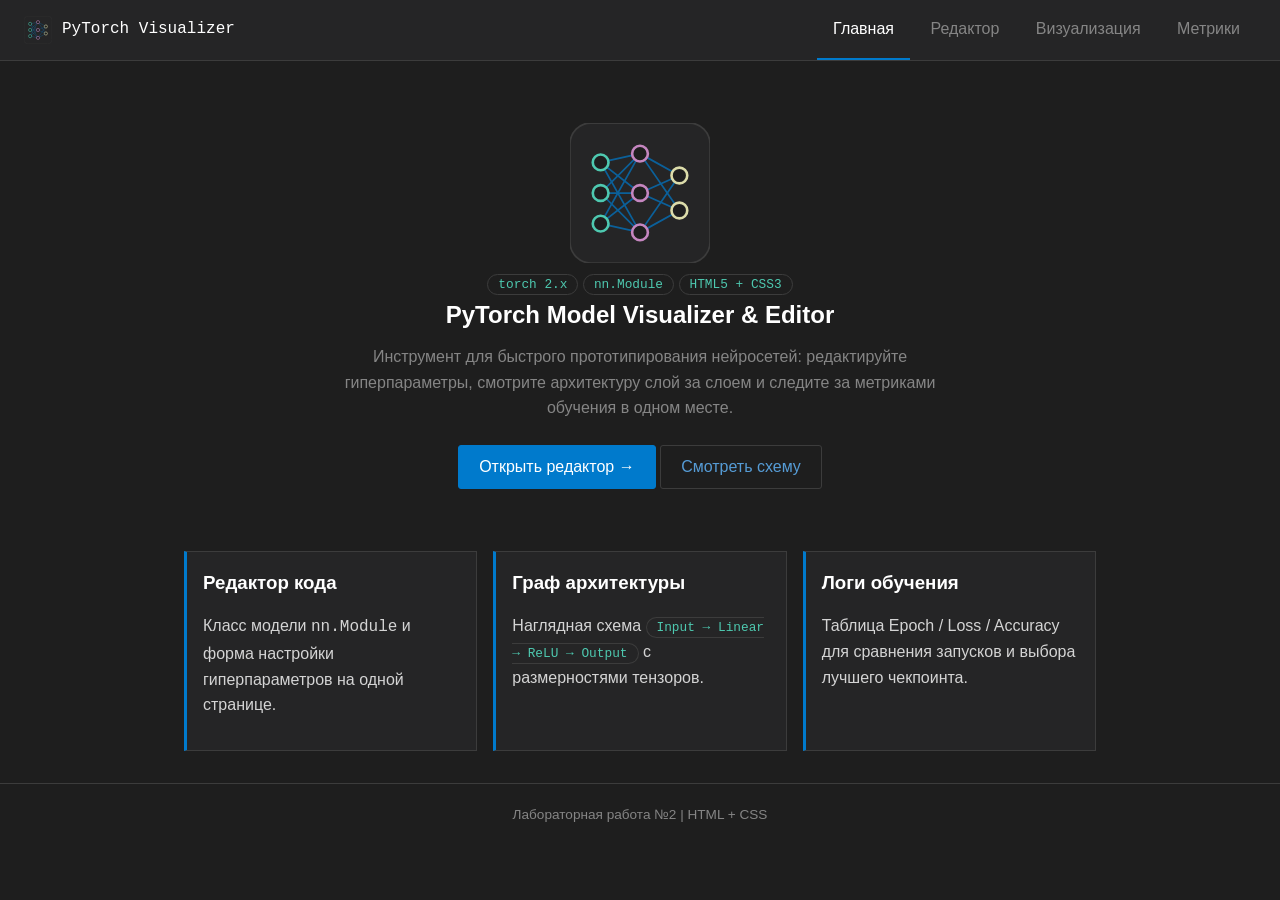
<file: lab2/index.html>
<!DOCTYPE html>
<html lang="ru">
<head>
  <meta charset="UTF-8">
  <meta name="viewport" content="width=device-width, initial-scale=1.0">
  <title>PyTorch Model Visualizer &amp; Editor</title>
  <link rel="stylesheet" href="css/style.css">
</head>
<body>

  <header>
    <div class="brand">
      <img src="img/logo.svg" alt="Логотип">
      <span>PyTorch&nbsp;Visualizer</span>
    </div>
    <nav>
      <a class="nav-link active" href="index.html">Главная</a>
      <a class="nav-link" href="editor.html">Редактор</a>
      <a class="nav-link" href="graph.html">Визуализация</a>
      <a class="nav-link" href="metrics.html">Метрики</a>
    </nav>
  </header>

  <main>
    <section class="hero">
      <img src="img/logo.svg" alt="Логотип PyTorch Model Visualizer: схема нейросети">
      <div>
        <span class="badge">torch 2.x</span>
        <span class="badge">nn.Module</span>
        <span class="badge">HTML5 + CSS3</span>
      </div>
      <h1>PyTorch Model Visualizer &amp; Editor</h1>
      <p class="subtitle">
        Инструмент для быстрого прототипирования нейросетей: редактируйте
        гиперпараметры, смотрите архитектуру слой за слоем и следите
        за метриками обучения в одном месте.
      </p>
      <a class="btn" href="editor.html">Открыть редактор &rarr;</a>
      <a class="btn btn-secondary" href="graph.html">Смотреть схему</a>
    </section>

    <section class="cards">
      <div class="card">
        <h3>Редактор кода</h3>
        <p>Класс модели <code>nn.Module</code> и форма настройки гиперпараметров на одной странице.</p>
      </div>
      <div class="card">
        <h3>Граф архитектуры</h3>
        <p>Наглядная схема <span class="badge">Input &rarr; Linear &rarr; ReLU &rarr; Output</span> с размерностями тензоров.</p>
      </div>
      <div class="card">
        <h3>Логи обучения</h3>
        <p>Таблица Epoch / Loss / Accuracy для сравнения запусков и выбора лучшего чекпоинта.</p>
      </div>
    </section>
  </main>
  <footer>Лабораторная работа №2 | HTML + CSS</footer>
</body>
</html>
</file>
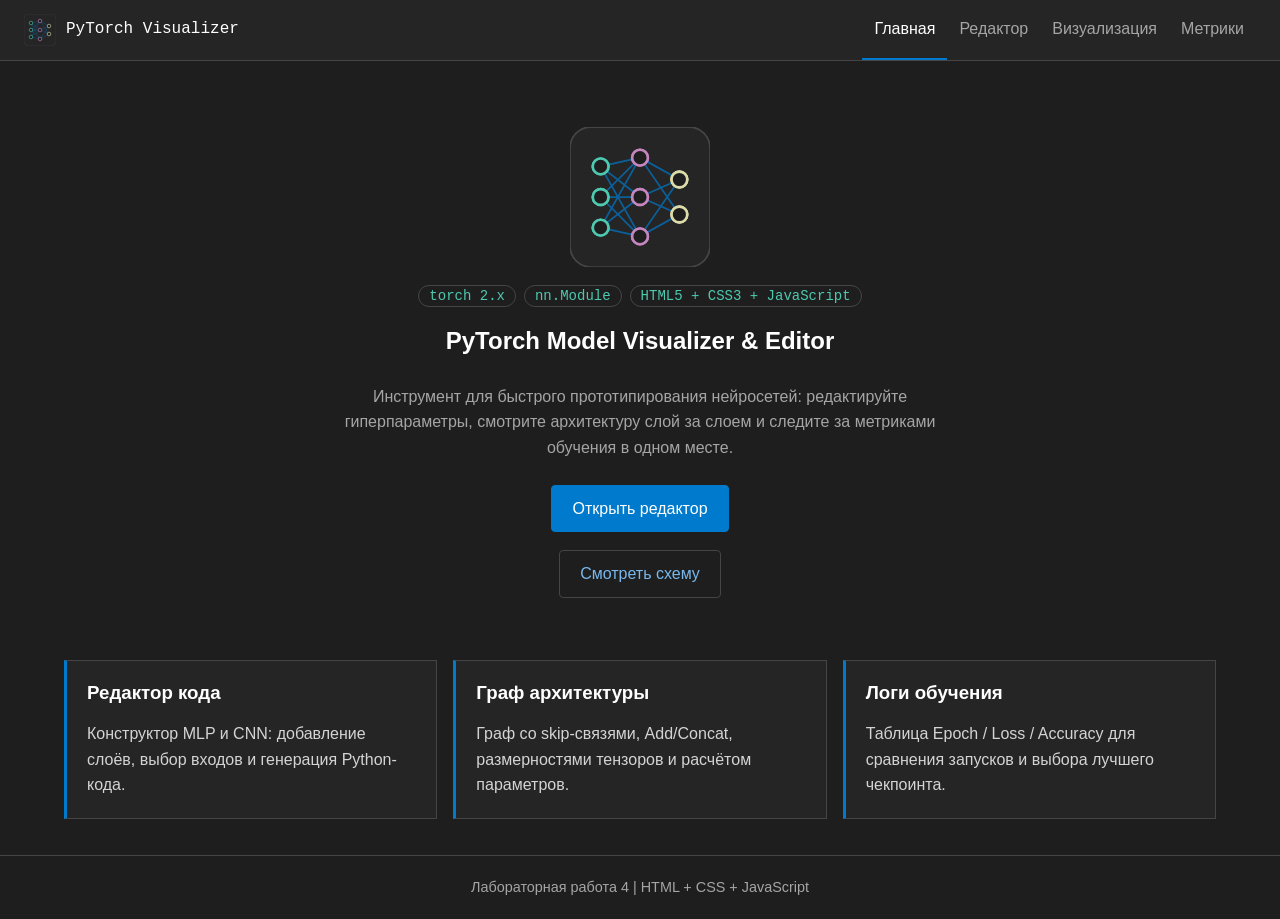
<file: lab4/index.html>
<!DOCTYPE html>
<html lang="ru">
<head>
  <meta charset="UTF-8">
  <meta name="viewport" content="width=device-width, initial-scale=1.0">
  <title>PyTorch Model Visualizer &amp; Editor</title>
  <link rel="stylesheet" href="css/style.css">
</head>
<body>

  <header class="site-header">
    <div class="brand">
      <svg class="brand__logo" viewBox="0 0 160 160" role="img" aria-label="Логотип PyTorch Visualizer"><use href="#home-network"></use></svg>
      <span>PyTorch Visualizer</span>
    </div>
    <nav class="nav" aria-label="Основная навигация">
      <a class="nav__link nav__link--active" aria-current="page" href="index.html">Главная</a>
      <a class="nav__link" href="editor.html">Редактор</a>
      <a class="nav__link" href="graph.html">Визуализация</a>
      <a class="nav__link" href="metrics.html">Метрики</a>
    </nav>
  </header>

  <main class="page page--index">
    <section class="hero">
      <svg class="hero__logo" viewBox="0 0 160 160" role="img" aria-label="Схема нейросети">
        <g id="home-network">
          <rect width="160" height="160" rx="24" fill="var(--panel)" stroke="var(--border)" stroke-width="2" />
          <g stroke="var(--accent)" stroke-width="2" opacity="0.7">
            <path id="input-synapses" d="M35 45L80 35 M35 45L80 80 M35 45L80 125 M35 80L80 35 M35 80L80 80 M35 80L80 125 M35 115L80 35 M35 115L80 80 M35 115L80 125" />
            <path id="output-synapses" d="M80 35L125 60 M80 80L125 60 M80 125L125 60 M80 35L125 100 M80 80L125 100 M80 125L125 100" />
          </g>
          <g id="home-nodes" fill="var(--bg)" stroke-width="3">
            <g stroke="var(--green)"><circle cx="35" cy="45" r="9" /><circle cx="35" cy="80" r="9" /><circle cx="35" cy="115" r="9" /></g>
            <g stroke="var(--purple)"><circle cx="80" cy="35" r="9" /><circle cx="80" cy="80" r="9" /><circle cx="80" cy="125" r="9" /></g>
            <g stroke="var(--yellow)"><circle cx="125" cy="60" r="9" /><circle cx="125" cy="100" r="9" /></g>
          </g>
        </g>
        <g aria-hidden="true">
          <use class="hero__link" style="--start: 0.25s" href="#input-synapses"></use>
          <use class="hero__link" style="--start: 0.85s" href="#output-synapses"></use>
          <use href="#home-nodes"></use>
          <g class="hero__halo" style="--start: 0s">
            <circle cx="35" cy="45" r="11" /><circle cx="35" cy="80" r="11" /><circle cx="35" cy="115" r="11" />
          </g>
          <g class="hero__halo" style="--start: 0.6s">
            <circle cx="80" cy="35" r="11" /><circle cx="80" cy="80" r="11" /><circle cx="80" cy="125" r="11" />
          </g>
          <g class="hero__halo" style="--start: 1.2s">
            <circle cx="125" cy="60" r="11" /><circle cx="125" cy="100" r="11" />
          </g>
        </g>
      </svg>
      <div class="hero__badges">
        <span class="badge">torch 2.x</span>
        <span class="badge">nn.Module</span>
        <span class="badge">HTML5 + CSS3 + JavaScript</span>
      </div>
      <h1>PyTorch Model Visualizer &amp; Editor</h1>
      <p class="hero__subtitle">
        Инструмент для быстрого прототипирования нейросетей: редактируйте
        гиперпараметры, смотрите архитектуру слой за слоем и следите
        за метриками обучения в одном месте.
      </p>
      <a class="button" href="editor.html">Открыть редактор</a>
      <a class="button button--secondary" href="graph.html">Смотреть схему</a>
    </section>

    <section class="features">
      <div class="features__card">
        <h3>Редактор кода</h3>
        <p>Конструктор MLP и CNN: добавление слоёв, выбор входов и генерация Python-кода.</p>
      </div>
      <div class="features__card">
        <h3>Граф архитектуры</h3>
        <p>Граф со skip-связями, Add/Concat, размерностями тензоров и расчётом параметров.</p>
      </div>
      <div class="features__card">
        <h3>Логи обучения</h3>
        <p>Таблица Epoch / Loss / Accuracy для сравнения запусков и выбора лучшего чекпоинта.</p>
      </div>
    </section>
  </main>
  <footer class="site-footer">Лабораторная работа 4 | HTML + CSS + JavaScript</footer>
</body>
</html>
</file>
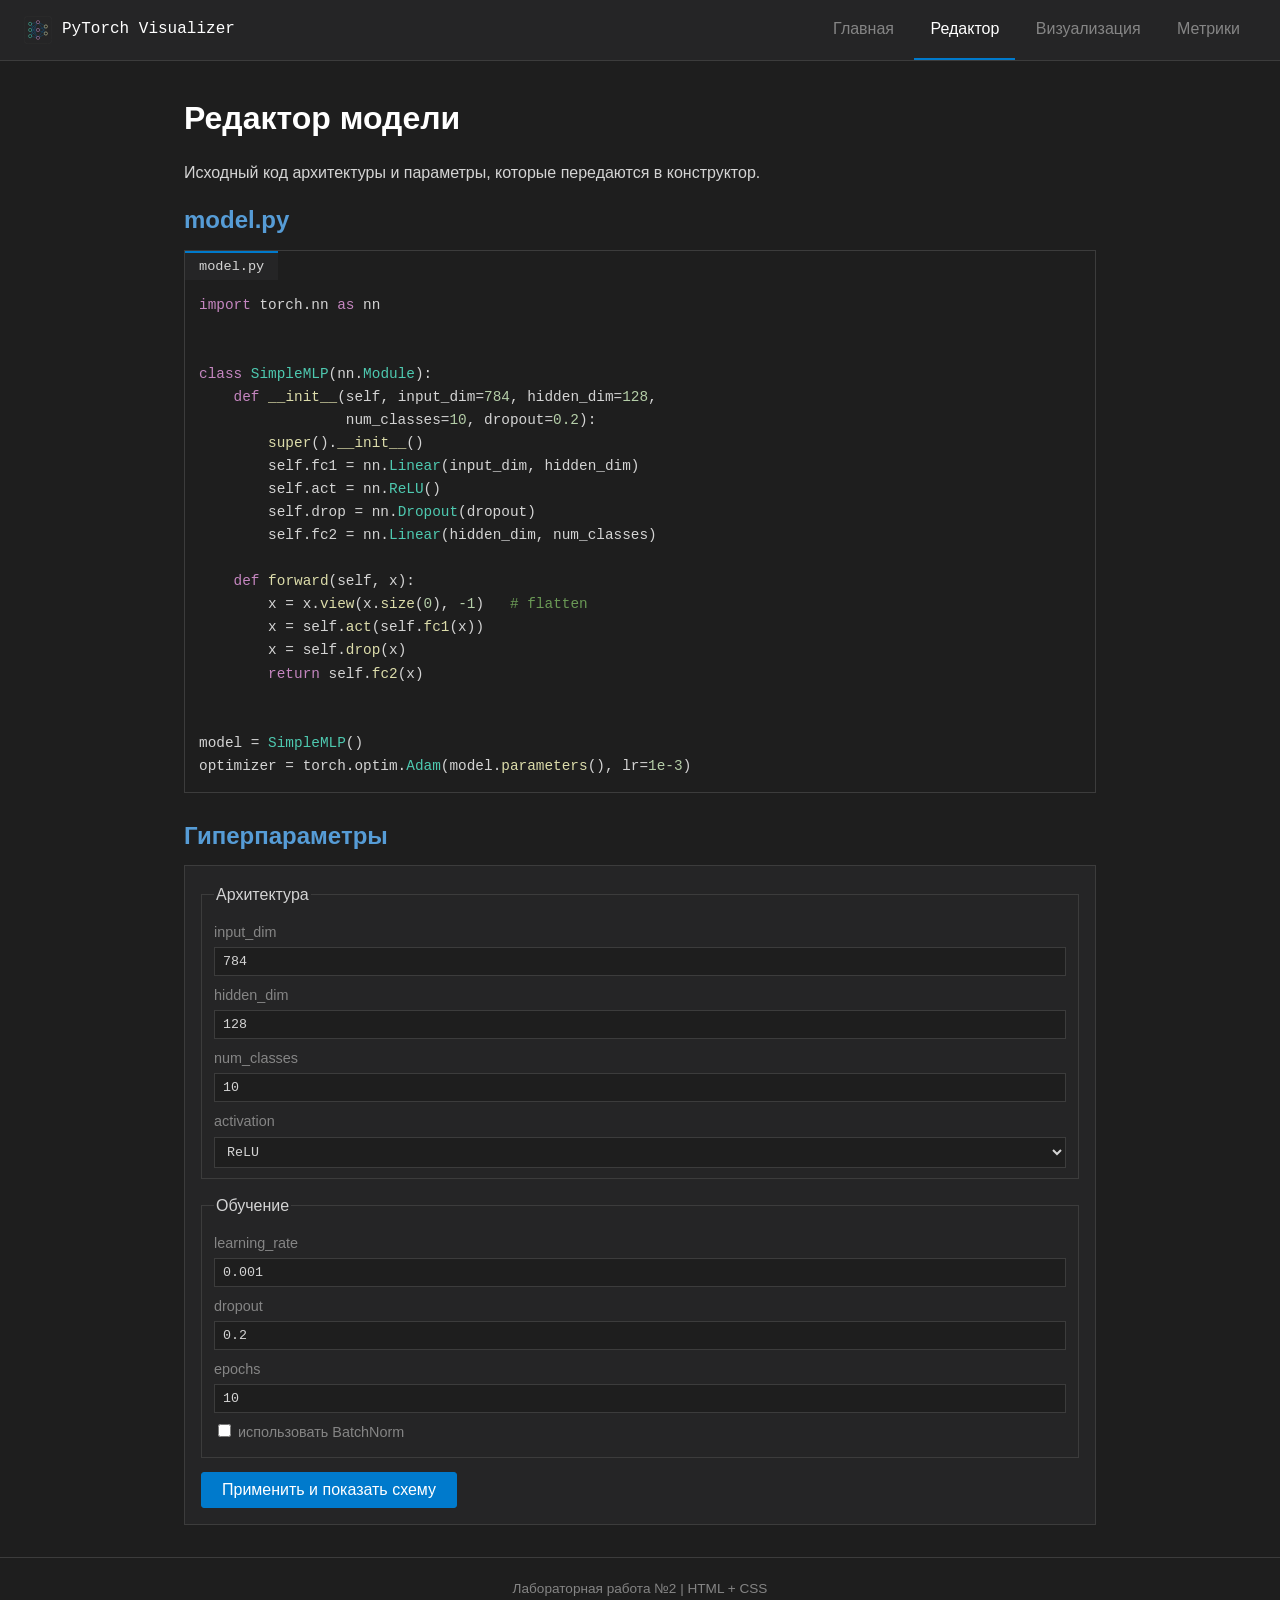
<file: lab2/editor.html>
<!DOCTYPE html>
<html lang="ru">
<head>
  <meta charset="UTF-8">
  <meta name="viewport" content="width=device-width, initial-scale=1.0">
  <title>Редактор - PyTorch Model Visualizer</title>
  <link rel="stylesheet" href="css/style.css">
</head>
<body>

  <header>
    <div class="brand">
      <img src="img/logo.svg" alt="Логотип">
      <span>PyTorch&nbsp;Visualizer</span>
    </div>
    <nav>
      <a class="nav-link" href="index.html">Главная</a>
      <a class="nav-link active" href="editor.html">Редактор</a>
      <a class="nav-link" href="graph.html">Визуализация</a>
      <a class="nav-link" href="metrics.html">Метрики</a>
    </nav>
  </header>

  <main>
    <h1>Редактор модели</h1>
    <p>Исходный код архитектуры и параметры, которые передаются в конструктор.</p>

    <div class="editor-layout">

      <!-- блок с кодом -->
      <section>
        <h2>model.py</h2>
        <div class="code-window">
          <span class="code-tab">model.py</span>
<pre><code><span class="kw">import</span> torch.nn <span class="kw">as</span> nn


<span class="kw">class</span> <span class="cls">SimpleMLP</span>(nn.<span class="cls">Module</span>):
    <span class="kw">def</span> <span class="fn">__init__</span>(self, input_dim=<span class="num">784</span>, hidden_dim=<span class="num">128</span>,
                 num_classes=<span class="num">10</span>, dropout=<span class="num">0.2</span>):
        <span class="fn">super</span>().<span class="fn">__init__</span>()
        self.fc1 = nn.<span class="cls">Linear</span>(input_dim, hidden_dim)
        self.act = nn.<span class="cls">ReLU</span>()
        self.drop = nn.<span class="cls">Dropout</span>(dropout)
        self.fc2 = nn.<span class="cls">Linear</span>(hidden_dim, num_classes)

    <span class="kw">def</span> <span class="fn">forward</span>(self, x):
        x = x.<span class="fn">view</span>(x.<span class="fn">size</span>(<span class="num">0</span>), <span class="num">-1</span>)   <span class="cm"># flatten</span>
        x = self.<span class="fn">act</span>(self.<span class="fn">fc1</span>(x))
        x = self.<span class="fn">drop</span>(x)
        <span class="kw">return</span> self.<span class="fn">fc2</span>(x)


model = <span class="cls">SimpleMLP</span>()
optimizer = torch.optim.<span class="cls">Adam</span>(model.<span class="fn">parameters</span>(), lr=<span class="num">1e-3</span>)</code></pre>
        </div>
      </section>

      <!-- форма гиперпараметров --> 
      <section>
        <h2>Гиперпараметры</h2>
        <form action="graph.html" method="get">

          <fieldset>
            <legend>Архитектура</legend>
            <label for="input_dim">input_dim</label>
            <input type="number" id="input_dim" name="input_dim" value="784" min="1">

            <label for="hidden_dim">hidden_dim</label>
            <input type="number" id="hidden_dim" name="hidden_dim" value="128" min="1">

            <label for="num_classes">num_classes</label>
            <input type="number" id="num_classes" name="num_classes" value="10" min="2">

            <label for="activation">activation</label>
            <select id="activation" name="activation">
              <option value="relu" selected>ReLU</option>
              <option value="gelu">GELU</option>
              <option value="tanh">Tanh</option>
            </select>
          </fieldset>

          <fieldset>
            <legend>Обучение</legend>
            <label for="lr">learning_rate</label>
            <input type="text" id="lr" name="lr" value="0.001">

            <label for="dropout">dropout</label>
            <input type="number" id="dropout" name="dropout" value="0.2" min="0" max="1" step="0.05">

            <label for="epochs">epochs</label>
            <input type="number" id="epochs" name="epochs" value="10" min="1">

            <label>
              <input type="checkbox" name="batchnorm" value="1"> использовать BatchNorm
            </label>
          </fieldset>

          <button class="btn" type="submit">Применить и показать схему</button>
        </form>
      </section>

    </div>
  </main>
  <footer>Лабораторная работа №2 | HTML + CSS</footer>

</body>
</html>
</file>
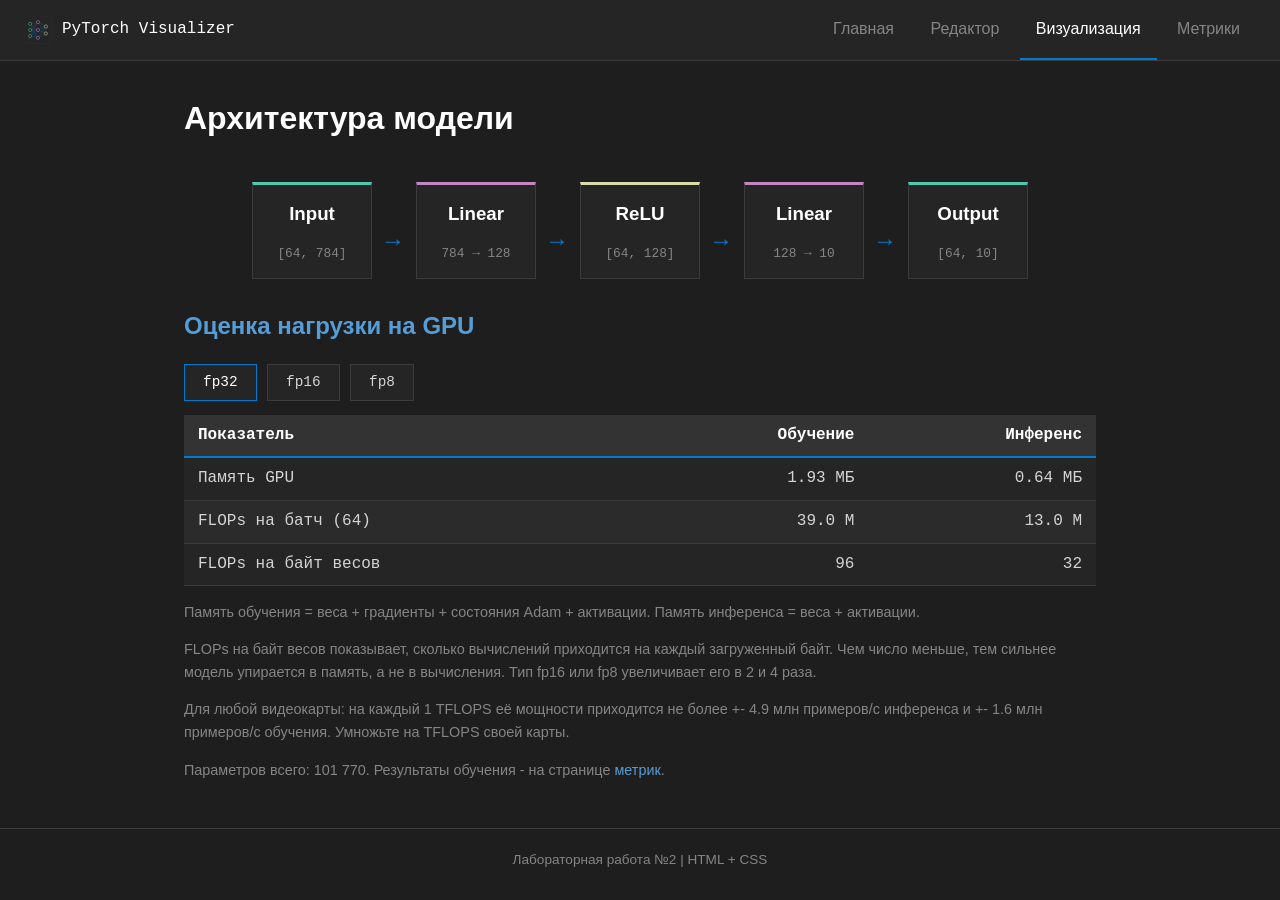
<file: lab2/graph.html>
<!DOCTYPE html>
<html lang="ru">
<head>
  <meta charset="UTF-8">
  <title>Визуализация</title>
  <link rel="stylesheet" href="css/style.css">
</head>
<body>
  <header>
    <div class="brand"><img src="img/logo.svg" alt="Логотип"><span>PyTorch Visualizer</span></div>
    <nav>
      <a class="nav-link" href="index.html">Главная</a>
      <a class="nav-link" href="editor.html">Редактор</a>
      <a class="nav-link active" href="graph.html">Визуализация</a>
      <a class="nav-link" href="metrics.html">Метрики</a>
    </nav>
  </header>
  <main>
    <h1>Архитектура модели</h1>
    <section class="network">
      <div class="layer layer-io"><h3>Input</h3><span class="shape">[64, 784]</span></div>
      <div class="layer layer-linear"><h3>Linear</h3><span class="shape">784 &rarr; 128</span></div>
      <div class="layer layer-act"><h3>ReLU</h3><span class="shape">[64, 128]</span></div>
      <div class="layer layer-linear"><h3>Linear</h3><span class="shape">128 &rarr; 10</span></div>
      <div class="layer layer-io"><h3>Output</h3><span class="shape">[64, 10]</span></div>
    </section>

    <!-- Оценка нагрузки на GPU: batch = 64  -->
    <section class="dtype">
      <h2>Оценка нагрузки на GPU</h2>
      <input type="radio" name="dtype" id="t32" checked><label for="t32">fp32</label>
      <input type="radio" name="dtype" id="t16"><label for="t16">fp16</label>
      <input type="radio" name="dtype" id="t8"><label for="t8">fp8</label>

      <div class="dt-panel p32">
        <table>
          <thead>
            <tr>
              <th class="col-left">Показатель</th>
              <th class="col-right">Обучение</th>
              <th class="col-right">Инференс</th>
            </tr>
          </thead>
          <tbody>
            <tr><td class="col-left">Память GPU</td><td class="col-right">1.93 МБ</td><td class="col-right">0.64 МБ</td></tr>
            <tr><td class="col-left">FLOPs на батч (64)</td><td class="col-right">39.0 M</td><td class="col-right">13.0 M</td></tr>
            <tr><td class="col-left">FLOPs на байт весов</td><td class="col-right">96</td><td class="col-right">32</td></tr>
          </tbody>
        </table>
      </div>

      <div class="dt-panel p16">
        <table>
          <thead>
            <tr>
              <th class="col-left">Показатель</th>
              <th class="col-right">Обучение</th>
              <th class="col-right">Инференс</th>
            </tr>
          </thead>
          <tbody>
            <tr><td class="col-left">Память GPU</td><td class="col-right">1.78 МБ</td><td class="col-right">0.32 МБ</td></tr>
            <tr><td class="col-left">FLOPs на батч (64)</td><td class="col-right">39.0 M</td><td class="col-right">13.0 M</td></tr>
            <tr><td class="col-left">FLOPs на байт весов</td><td class="col-right">192</td><td class="col-right">64</td></tr>
          </tbody>
        </table>
      </div>

      <div class="dt-panel p8">
        <table>
          <thead>
            <tr>
              <th class="col-left">Показатель</th>
              <th class="col-right">Обучение</th>
              <th class="col-right">Инференс</th>
            </tr>
          </thead>
          <tbody>
            <tr><td class="col-left">Память GPU</td><td class="col-right">1.50 МБ</td><td class="col-right">0.16 МБ</td></tr>
            <tr><td class="col-left">FLOPs на батч (64)</td><td class="col-right">39.0 M</td><td class="col-right">13.0 M</td></tr>
            <tr><td class="col-left">FLOPs на байт весов</td><td class="col-right">384</td><td class="col-right">128</td></tr>
          </tbody>
        </table>
      </div>

      <p class="note">Память обучения = веса + градиенты + состояния Adam + активации. Память инференса = веса + активации.</p>
      <p class="note">FLOPs на байт весов показывает, сколько вычислений приходится на каждый загруженный байт. Чем число меньше, тем сильнее модель упирается в память, а не в вычисления. Тип fp16 или fp8 увеличивает его в 2 и 4 раза.</p>
      <p class="note">Для любой видеокарты: на каждый 1 TFLOPS её мощности приходится не более +- 4.9 млн примеров/с инференса и +- 1.6 млн примеров/с обучения. Умножьте на TFLOPS своей карты.</p>
    </section>

    <p class="note">Параметров всего: 101 770. Результаты обучения - на странице <a href="metrics.html">метрик</a>.</p>
  </main>
  <footer>Лабораторная работа №2 | HTML + CSS</footer>
</body>
</html>
</file>
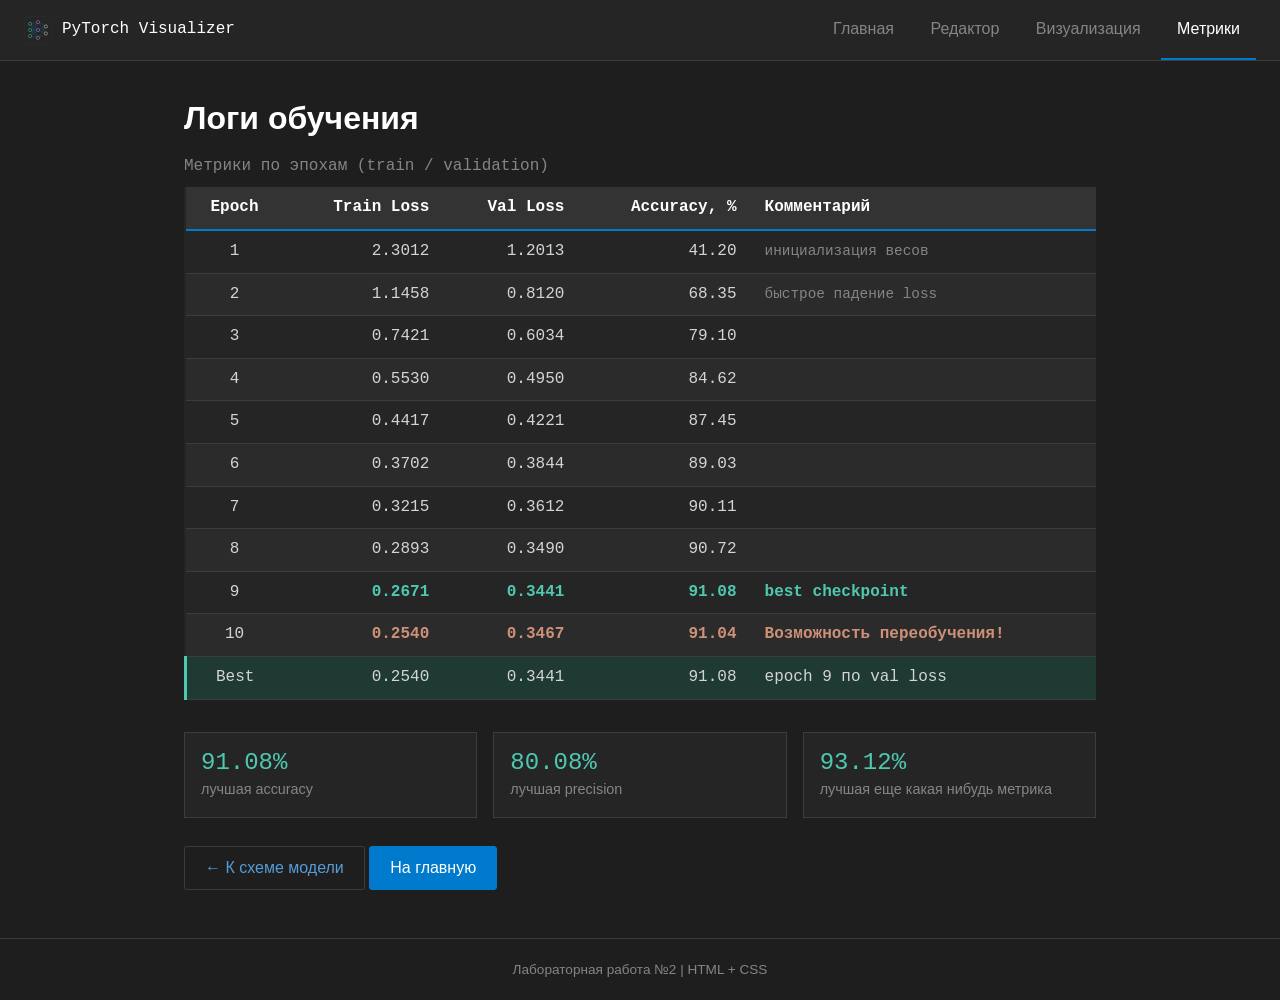
<file: lab2/metrics.html>
<!DOCTYPE html>
<html lang="ru">
<head>
  <meta charset="UTF-8">
  <meta name="viewport" content="width=device-width, initial-scale=1.0">
  <title>Метрики - PyTorch Model Visualizer</title>
  <link rel="stylesheet" href="css/style.css">
</head>
<body>

  <header>
    <div class="brand">
      <img src="img/logo.svg" alt="Логотип">
      <span>PyTorch&nbsp;Visualizer</span>
    </div>
    <nav>
      <a class="nav-link" href="index.html">Главная</a>
      <a class="nav-link" href="editor.html">Редактор</a>
      <a class="nav-link" href="graph.html">Визуализация</a>
      <a class="nav-link active" href="metrics.html">Метрики</a>
    </nav>
  </header>

  <main>
    <h1>Логи обучения</h1>

    <div class="table-wrap">
      <table>
        <caption>Метрики по эпохам (train / validation)</caption>
        <thead>
          <tr>
            <th class="col-center">Epoch</th>
            <th class="col-right">Train Loss</th>
            <th class="col-right">Val Loss</th>
            <th class="col-right">Accuracy, %</th>
            <th class="col-left">Комментарий</th>
          </tr>
        </thead>
        <tbody>
          <tr>
            <td class="col-center">1</td>
            <td class="col-right">2.3012</td>
            <td class="col-right">1.2013</td>
            <td class="col-right">41.20</td>
            <td class="col-left note">инициализация весов</td>
          </tr>
          <tr>
            <td class="col-center">2</td>
            <td class="col-right">1.1458</td>
            <td class="col-right">0.8120</td>
            <td class="col-right">68.35</td>
            <td class="col-left note">быстрое падение loss</td>
          </tr>
          <tr>
            <td class="col-center">3</td>
            <td class="col-right">0.7421</td>
            <td class="col-right">0.6034</td>
            <td class="col-right">79.10</td>
            <td class="col-left note"> </td>
          </tr>
          <tr>
            <td class="col-center">4</td>
            <td class="col-right">0.5530</td>
            <td class="col-right">0.4950</td>
            <td class="col-right">84.62</td>
            <td class="col-left note"> </td>
          </tr>
          <tr>
            <td class="col-center">5</td>
            <td class="col-right">0.4417</td>
            <td class="col-right">0.4221</td>
            <td class="col-right">87.45</td>
            <td class="col-left note"> </td>
          </tr>
          <tr>
            <td class="col-center">6</td>
            <td class="col-right">0.3702</td>
            <td class="col-right">0.3844</td>
            <td class="col-right">89.03</td>
            <td class="col-left note"></td>
          </tr>
          <tr>
            <td class="col-center">7</td>
            <td class="col-right">0.3215</td>
            <td class="col-right">0.3612</td>
            <td class="col-right">90.11</td>
            <td class="col-left note"></td>
          </tr>
          <tr>
            <td class="col-center">8</td>
            <td class="col-right">0.2893</td>
            <td class="col-right">0.3490</td>
            <td class="col-right">90.72</td>
            <td class="col-left note"> </td>
          </tr>
          <tr>
            <td class="col-center">9</td>
            <td class="col-right best">0.2671</td>
            <td class="col-right best">0.3441</td>
            <td class="col-right best">91.08</td>
            <td class="col-left best">best checkpoint</td>
          </tr>
          <tr>
            <td class="col-center">10</td>
            <td class="col-right bad">0.2540</td>
            <td class="col-right bad">0.3467</td>
            <td class="col-right bad">91.04</td>
            <td class="col-left bad">Возможность переобучения!</td>
          </tr>
        </tbody>
        <tfoot>
          <tr class="best-row">
            <td class="col-center">Best</td>
            <td class="col-right">0.2540</td>
            <td class="col-right">0.3441</td>
            <td class="col-right">91.08</td>
            <td class="col-left">epoch 9 по val loss</td>
          </tr>
        </tfoot>
      </table>
    </div>

    <section class="stats">
      <div class="stat">
        <span class="value">91.08%</span>
        <span class="label">лучшая accuracy</span>
      </div>
      <div class="stat">
        <span class="value">80.08%</span>
        <span class="label">лучшая precision</span>
      </div>
      <div class="stat">
        <span class="value">93.12%</span>
        <span class="label">лучшая еще какая нибудь метрика</span>
      </div>
    </section>

    <p style="margin-top:28px">
      <a class="btn btn-secondary" href="graph.html">&larr; К схеме модели</a>
      <a class="btn" href="index.html">На главную</a>
    </p>
  </main>
<footer>Лабораторная работа №2 | HTML + CSS</footer>
</body>
</html>
</file>
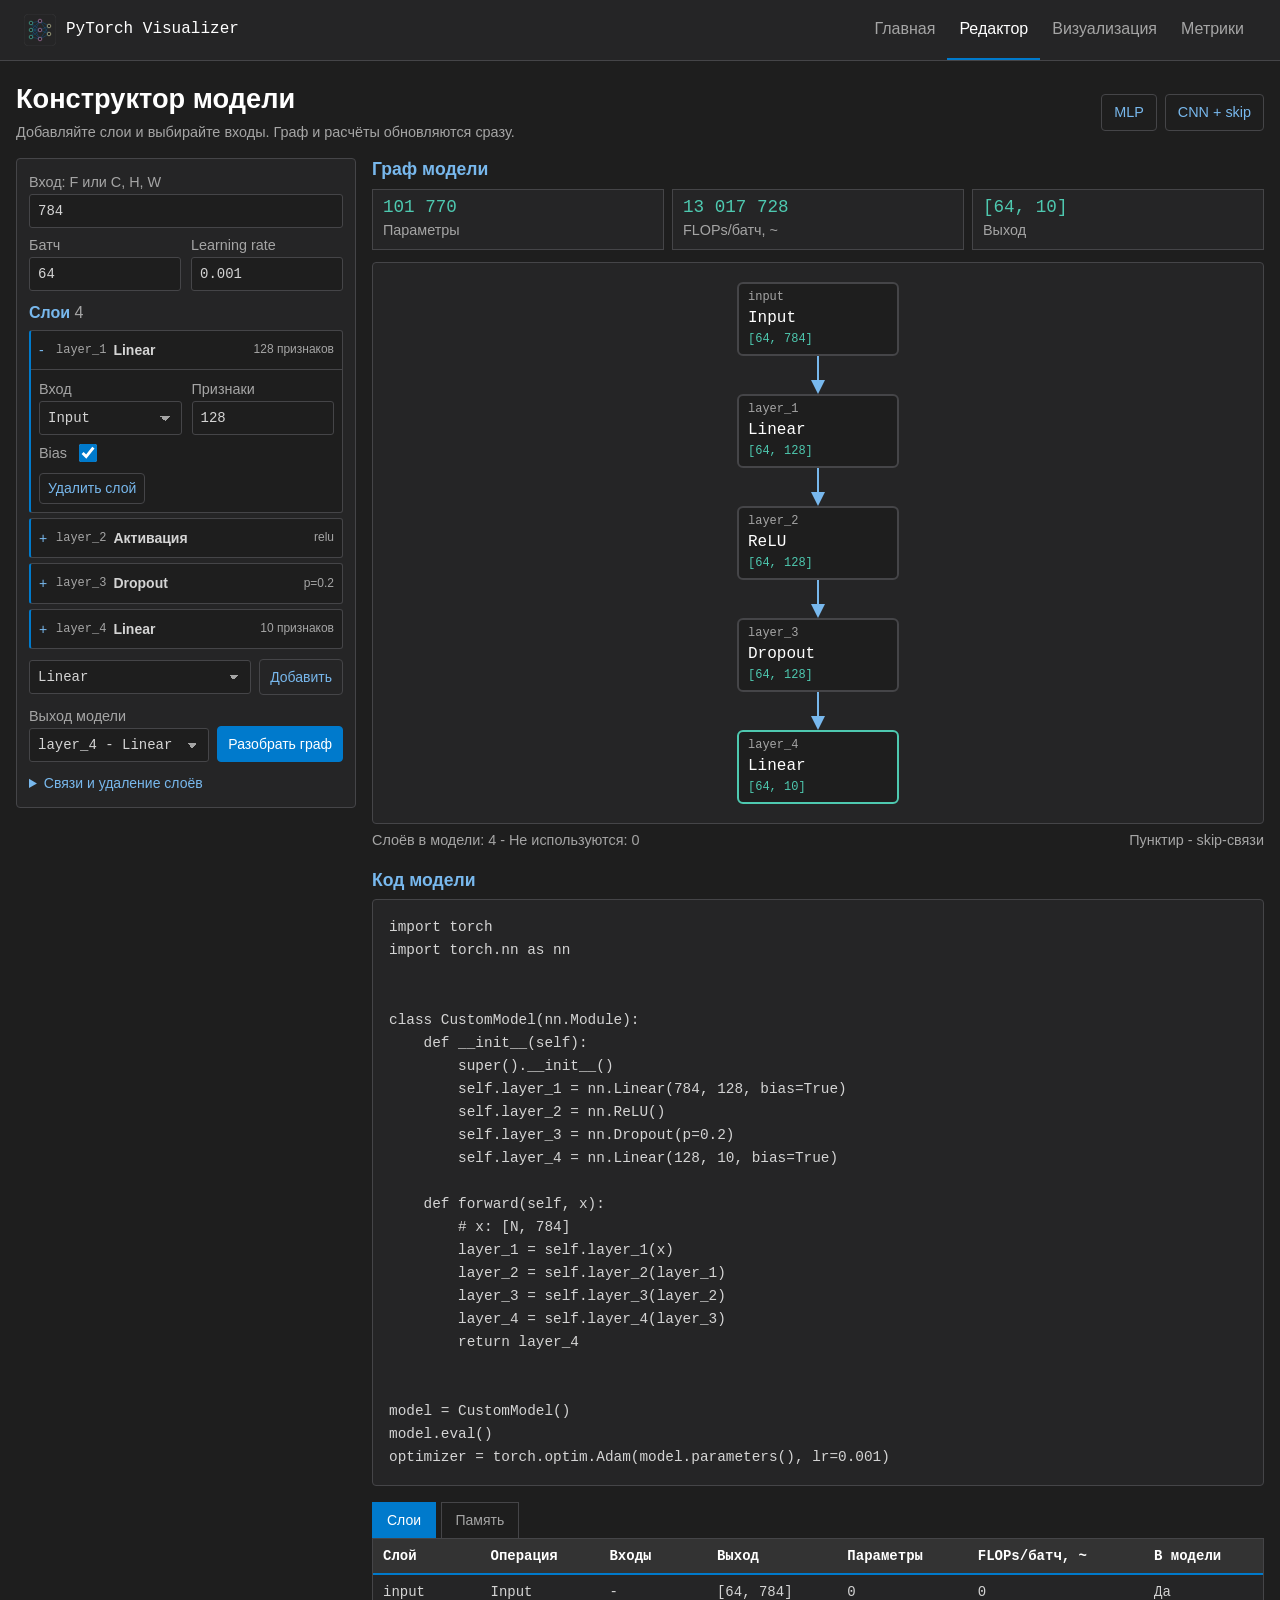
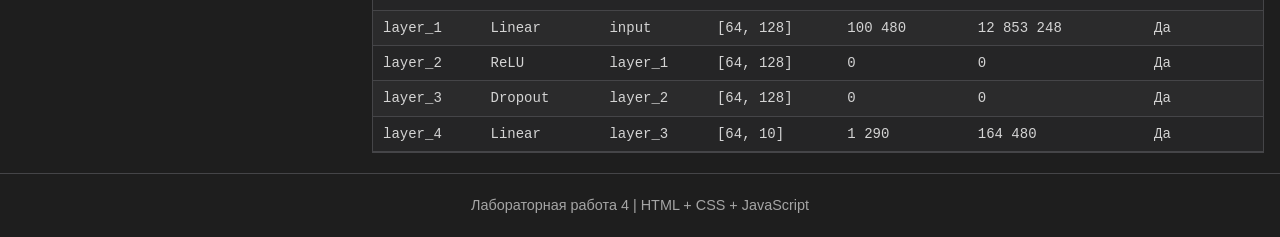
<file: lab4/editor.html>
<!DOCTYPE html>
<html lang="ru">
<head>
  <meta charset="UTF-8">
  <meta name="viewport" content="width=device-width, initial-scale=1.0">
  <title>Редактор - PyTorch Model Visualizer</title>
  <link rel="stylesheet" href="css/style.css">
  <script src="js/model-configuration.js" defer></script>
  <script src="js/model-view.js" defer></script>
  <script src="js/editor.js" defer></script>
</head>
<body>

  <header class="site-header">
    <div class="brand">
      <svg class="brand__logo" viewBox="0 0 160 160" role="img" aria-label="Логотип PyTorch Visualizer"><use href="img/logo.svg#logo"></use></svg>
      <span>PyTorch Visualizer</span>
    </div>
    <nav class="nav" aria-label="Основная навигация">
      <a class="nav__link" href="index.html">Главная</a>
      <a class="nav__link nav__link--active" aria-current="page" href="editor.html" data-model-link>Редактор</a>
      <a class="nav__link" href="graph.html" data-model-link>Визуализация</a>
      <a class="nav__link" href="metrics.html">Метрики</a>
    </nav>
  </header>

  <main class="page page--editor">
    <div class="editor-toolbar">
      <div><h1>Конструктор модели</h1><p class="note">Добавляйте слои и выбирайте входы. Граф и расчёты обновляются сразу.</p></div>
      <div class="editor-toolbar__examples" aria-label="Примеры архитектур"><button class="button button--secondary" type="button" data-example="mlp">MLP</button><button class="button button--secondary" type="button" data-example="cnn">CNN + skip</button></div>
    </div>
    <p class="model-status" id="model-status" role="alert"></p>
    <div class="editor">
      <section class="editor__settings" aria-label="Настройки модели">
        <form class="model-form" id="model-form" action="graph.html" method="get">
          <input type="hidden" name="config" id="serialized-config">
          <div class="model-form__settings">
            <label class="model-form__shape">Вход: F или C, H, W<input type="text" id="input-shape" value="784" placeholder="784 или 3, 32, 32" required></label>
            <label>Батч<input type="number" id="batch-size" value="64" min="1" max="65536" required></label>
            <label>Learning rate<input type="number" id="learning-rate" value="0.001" min="0.00000001" max="1" step="any" required></label>
          </div>
          <h2 class="model-form__heading">Слои <span id="layer-count"></span></h2>
          <div class="layer-list" id="layer-list"></div>
          <div class="model-form__add"><label class="visually-hidden" for="new-layer-type">Тип нового слоя</label><select id="new-layer-type"></select><button class="button button--secondary" id="add-layer" type="button">Добавить</button></div>
          <div class="model-form__output"><label>Выход модели<select id="output-id"></select></label><button class="button" type="submit">Разобрать граф</button></div>
          <details class="compact-help"><summary>Связи и удаление слоёв</summary><p class="note">Add складывает тензоры одинаковой формы. Concat объединяет признаки/каналы. Выбирайте входы из предыдущих слоёв. При удалении слоя его потребители подключаются к его первому входу. Неиспользуемые слои показаны бледнее.</p></details>
        </form>
      </section>
      <section class="editor__preview" data-preview aria-label="Модель и расчёты">
        <h2>Граф модели</h2>
        <div class="stats stats--compact" data-model-summary aria-live="polite"></div>
        <div class="model-graph" data-model-diagram></div>
        <div class="preview-caption"><span class="note" data-model-note></span><span class="note">Пунктир - skip-связи</span></div>
        <section class="model-code" aria-labelledby="model-code-title">
          <h2 id="model-code-title">Код модели</h2>
          <pre><code data-model-code></code></pre>
        </section>
        <div class="preview-tabs" role="group" aria-label="Таблицы модели">
          <input class="preview-tabs__input" type="radio" name="preview" id="tab-layers" checked><label for="tab-layers">Слои</label>
          <input class="preview-tabs__input" type="radio" name="preview" id="tab-memory"><label for="tab-memory">Память</label>
          <div class="preview-panel" id="panel-layers" aria-label="Слои и размерности">
            <div class="table-scroll">
              <table class="table">
                <thead><tr><th>Слой</th><th>Операция</th><th>Входы</th><th>Выход</th><th>Параметры</th><th>FLOPs/батч, ~</th><th>В модели</th></tr></thead>
                <tbody data-model-layers></tbody>
              </table>
            </div>
          </div>
          <div class="preview-panel" id="panel-memory" aria-label="Оценка памяти инференса">
            <div class="table-scroll">
              <table class="table">
                <thead><tr><th>Хранение</th><th>Веса, МиБ</th><th>Активации, МиБ</th><th>Буферы, МиБ</th><th>Сумма, МиБ</th></tr></thead>
                <tbody data-model-memory></tbody>
              </table>
            </div>
            <details class="compact-help">
              <summary>Как считаются оценки</summary>
              <p class="note">Это расчёт объёма тензоров, не измерение GPU. Суммируются веса и выходы активных узлов с учётом батча; Flatten и Dropout в eval не выделяют повторный буфер. Буферы BatchNorm оценены в fp32. Не учтены рабочие буферы операций, аллокатор и возможное переиспользование памяти. fp8 - теоретический объём хранения, без обещания поддержки операций на GPU.</p>
              <p class="note">FLOPs: 2 операции на умножение с накоплением в Linear/Conv2d, bias, Add, AvgPool и приближённо BatchNorm в режиме eval. Сравнения ReLU/MaxPool и стоимость GELU/Tanh не учитываются; Dropout в eval не выполняется. Concat перемещает данные, но не добавляет FLOPs. Это оценка, а не время выполнения.</p>
            </details>
          </div>
        </div>
      </section>
    </div>
  </main>
  <footer class="site-footer">Лабораторная работа 4 | HTML + CSS + JavaScript</footer>

</body>
</html>
</file>
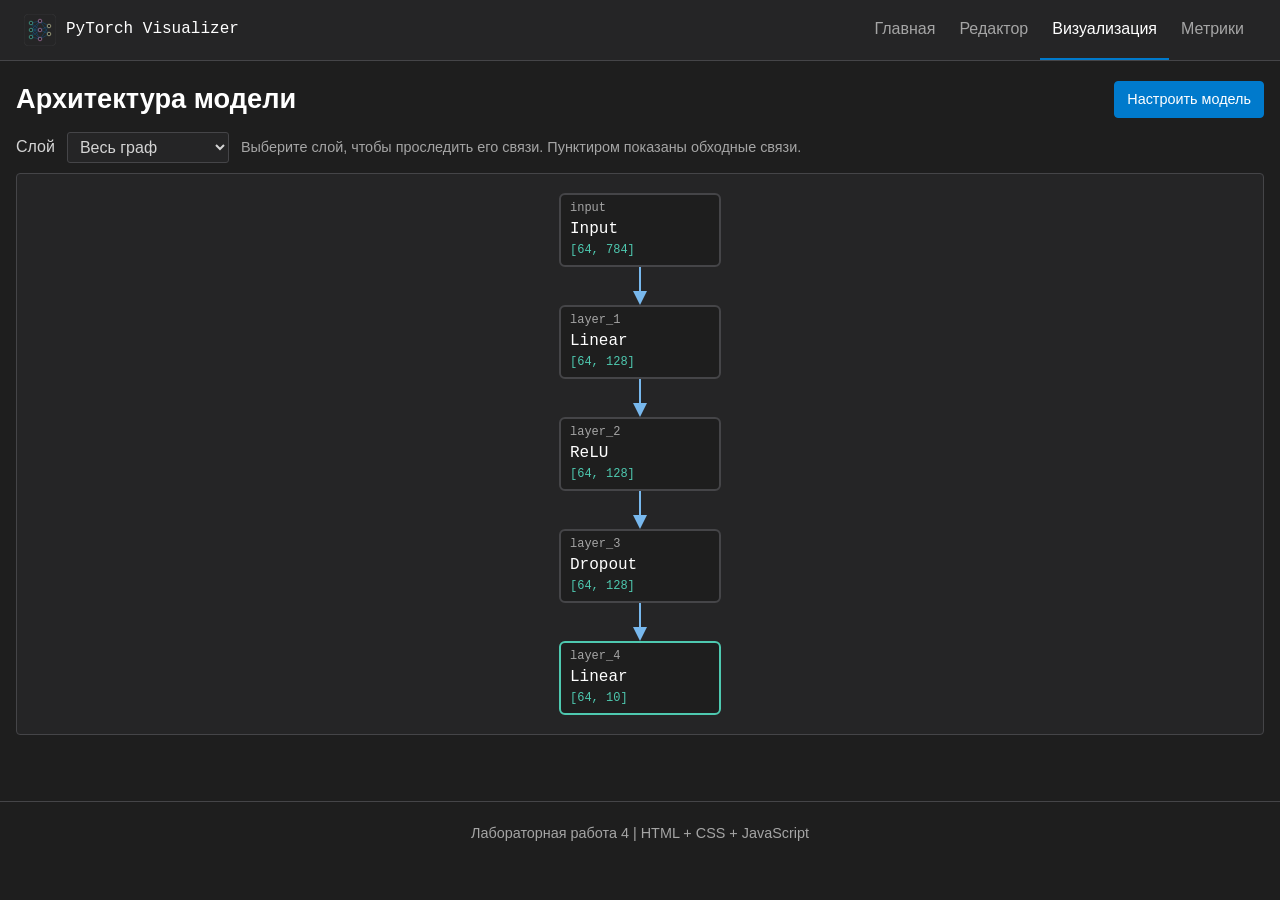
<file: lab4/graph.html>
<!DOCTYPE html>
<html lang="ru">
<head>
  <meta charset="UTF-8">
  <meta name="viewport" content="width=device-width, initial-scale=1.0">
  <title>Визуализация</title>
  <link rel="stylesheet" href="css/style.css">
  <script src="js/model-configuration.js" defer></script>
  <script src="js/model-view.js" defer></script>
  <script src="js/graph.js" defer></script>
</head>
<body>
  <header class="site-header">
    <div class="brand"><svg class="brand__logo" viewBox="0 0 160 160" role="img" aria-label="Логотип PyTorch Visualizer"><use href="img/logo.svg#logo"></use></svg><span>PyTorch Visualizer</span></div>
    <nav class="nav" aria-label="Основная навигация">
      <a class="nav__link" href="index.html">Главная</a>
      <a class="nav__link" href="editor.html" data-model-link>Редактор</a>
      <a class="nav__link nav__link--active" aria-current="page" href="graph.html" data-model-link>Визуализация</a>
      <a class="nav__link" href="metrics.html">Метрики</a>
    </nav>
  </header>
  <main class="page page--graph">
    <div class="editor-toolbar"><h1>Архитектура модели</h1><a class="button" href="editor.html" data-model-link>Настроить модель</a></div>
    <p class="model-status" id="model-status" role="alert"></p>
    <section class="model-preview" data-preview aria-label="Разбор графа">
      <div class="graph-controls">
        <label for="graph-layer">Слой</label>
        <select id="graph-layer"><option value="">Весь граф</option></select>
        <span class="note">Выберите слой, чтобы проследить его связи. Пунктиром показаны обходные связи.</span>
      </div>
      <div class="model-graph model-graph--inspect" data-model-diagram></div>
      <dl class="graph-details" id="graph-details" aria-live="polite" hidden>
        <div><dt>Откуда идут данные</dt><dd id="graph-inputs"></dd></div>
        <div><dt>Куда идут данные</dt><dd id="graph-consumers"></dd></div>
        <div><dt>Форма выхода</dt><dd id="graph-shape"></dd></div>
        <div><dt>Параметры</dt><dd id="graph-parameters"></dd></div>
        <div><dt>Роль</dt><dd id="graph-role"></dd></div>
      </dl>
    </section>
  </main>
  <footer class="site-footer">Лабораторная работа 4 | HTML + CSS + JavaScript</footer>
</body>
</html>
</file>
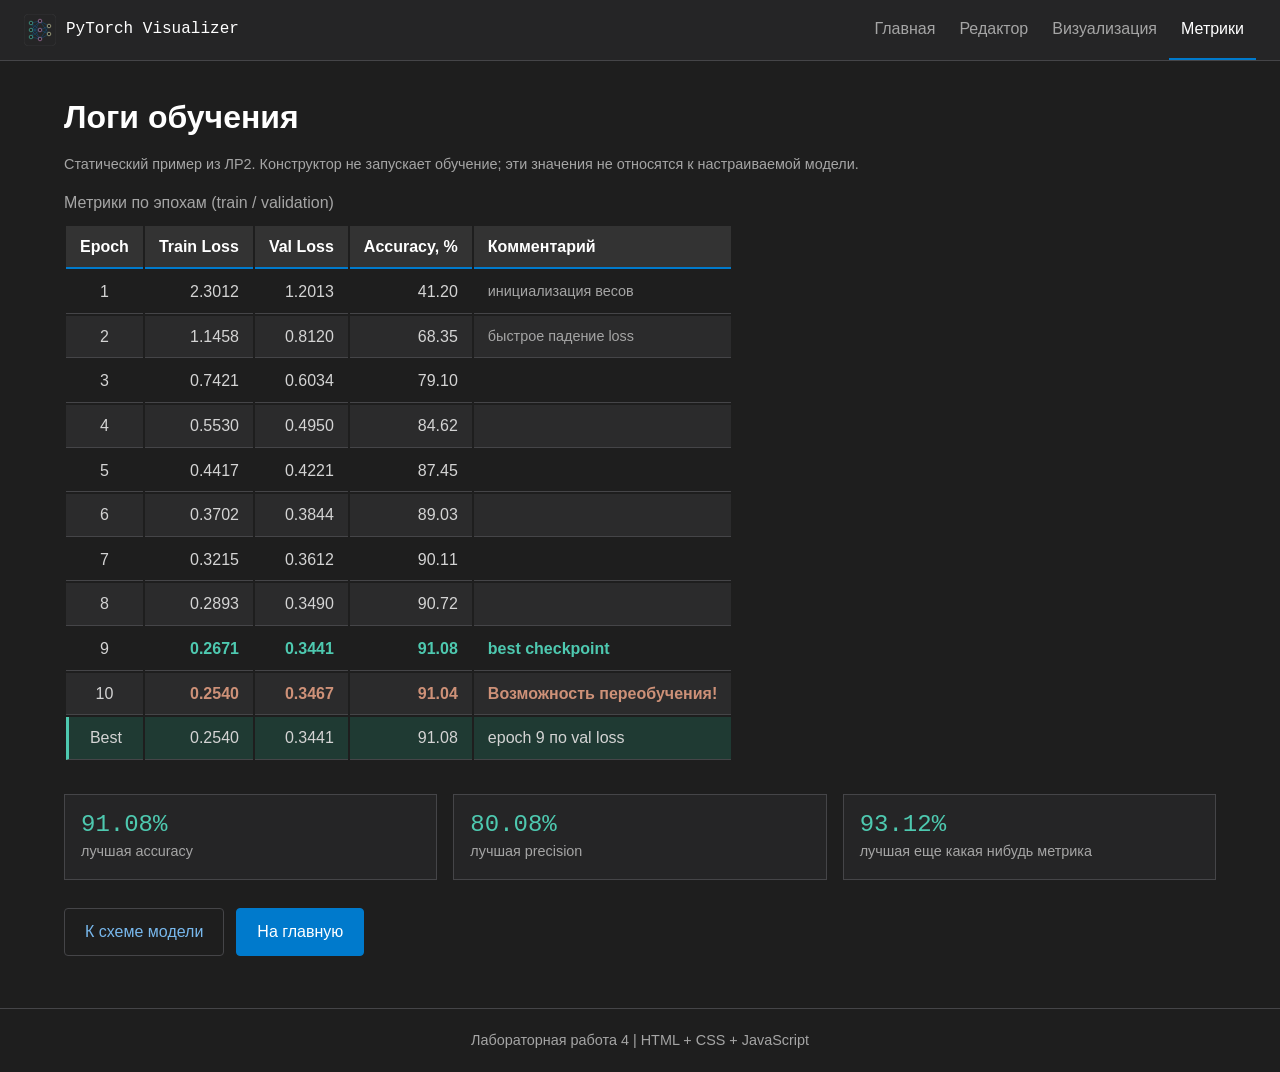
<file: lab4/metrics.html>
<!DOCTYPE html>
<html lang="ru">
<head>
  <meta charset="UTF-8">
  <meta name="viewport" content="width=device-width, initial-scale=1.0">
  <title>Метрики - PyTorch Model Visualizer</title>
  <link rel="stylesheet" href="css/style.css">
</head>
<body>

  <header class="site-header">
    <div class="brand">
      <svg class="brand__logo" viewBox="0 0 160 160" role="img" aria-label="Логотип PyTorch Visualizer"><use href="img/logo.svg#logo"></use></svg>
      <span>PyTorch Visualizer</span>
    </div>
    <nav class="nav" aria-label="Основная навигация">
      <a class="nav__link" href="index.html">Главная</a>
      <a class="nav__link" href="editor.html">Редактор</a>
      <a class="nav__link" href="graph.html">Визуализация</a>
      <a class="nav__link nav__link--active" aria-current="page" href="metrics.html">Метрики</a>
    </nav>
  </header>

  <main class="page page--metrics">
    <h1>Логи обучения</h1>
    <p class="note">Статический пример из ЛР2. Конструктор не запускает обучение; эти значения не относятся к настраиваемой модели.</p>

    <div class="table-scroll">
      <table>
        <caption>Метрики по эпохам (train / validation)</caption>
        <thead>
          <tr>
            <th class="table__cell--center">Epoch</th>
            <th class="table__cell--right">Train Loss</th>
            <th class="table__cell--right">Val Loss</th>
            <th class="table__cell--right">Accuracy, %</th>
            <th class="table__cell--left">Комментарий</th>
          </tr>
        </thead>
        <tbody>
          <tr>
            <td class="table__cell--center">1</td>
            <td class="table__cell--right">2.3012</td>
            <td class="table__cell--right">1.2013</td>
            <td class="table__cell--right">41.20</td>
            <td class="table__cell--left note">инициализация весов</td>
          </tr>
          <tr>
            <td class="table__cell--center">2</td>
            <td class="table__cell--right">1.1458</td>
            <td class="table__cell--right">0.8120</td>
            <td class="table__cell--right">68.35</td>
            <td class="table__cell--left note">быстрое падение loss</td>
          </tr>
          <tr>
            <td class="table__cell--center">3</td>
            <td class="table__cell--right">0.7421</td>
            <td class="table__cell--right">0.6034</td>
            <td class="table__cell--right">79.10</td>
            <td class="table__cell--left note"> </td>
          </tr>
          <tr>
            <td class="table__cell--center">4</td>
            <td class="table__cell--right">0.5530</td>
            <td class="table__cell--right">0.4950</td>
            <td class="table__cell--right">84.62</td>
            <td class="table__cell--left note"> </td>
          </tr>
          <tr>
            <td class="table__cell--center">5</td>
            <td class="table__cell--right">0.4417</td>
            <td class="table__cell--right">0.4221</td>
            <td class="table__cell--right">87.45</td>
            <td class="table__cell--left note"> </td>
          </tr>
          <tr>
            <td class="table__cell--center">6</td>
            <td class="table__cell--right">0.3702</td>
            <td class="table__cell--right">0.3844</td>
            <td class="table__cell--right">89.03</td>
            <td class="table__cell--left note"></td>
          </tr>
          <tr>
            <td class="table__cell--center">7</td>
            <td class="table__cell--right">0.3215</td>
            <td class="table__cell--right">0.3612</td>
            <td class="table__cell--right">90.11</td>
            <td class="table__cell--left note"></td>
          </tr>
          <tr>
            <td class="table__cell--center">8</td>
            <td class="table__cell--right">0.2893</td>
            <td class="table__cell--right">0.3490</td>
            <td class="table__cell--right">90.72</td>
            <td class="table__cell--left note"> </td>
          </tr>
          <tr>
            <td class="table__cell--center">9</td>
            <td class="table__cell--right table__cell--best">0.2671</td>
            <td class="table__cell--right table__cell--best">0.3441</td>
            <td class="table__cell--right table__cell--best">91.08</td>
            <td class="table__cell--left table__cell--best">best checkpoint</td>
          </tr>
          <tr>
            <td class="table__cell--center">10</td>
            <td class="table__cell--right table__cell--bad">0.2540</td>
            <td class="table__cell--right table__cell--bad">0.3467</td>
            <td class="table__cell--right table__cell--bad">91.04</td>
            <td class="table__cell--left table__cell--bad">Возможность переобучения!</td>
          </tr>
        </tbody>
        <tfoot>
          <tr class="table__row--best">
            <td class="table__cell--center">Best</td>
            <td class="table__cell--right">0.2540</td>
            <td class="table__cell--right">0.3441</td>
            <td class="table__cell--right">91.08</td>
            <td class="table__cell--left">epoch 9 по val loss</td>
          </tr>
        </tfoot>
      </table>
    </div>

    <section class="stats">
      <div class="stats__item">
        <span class="stats__value">91.08%</span>
        <span class="stats__label">лучшая accuracy</span>
      </div>
      <div class="stats__item">
        <span class="stats__value">80.08%</span>
        <span class="stats__label">лучшая precision</span>
      </div>
      <div class="stats__item">
        <span class="stats__value">93.12%</span>
        <span class="stats__label">лучшая еще какая нибудь метрика</span>
      </div>
    </section>

    <p class="page__actions">
      <a class="button button--secondary" href="graph.html">К схеме модели</a>
      <a class="button" href="index.html">На главную</a>
    </p>
  </main>
<footer class="site-footer">Лабораторная работа 4 | HTML + CSS + JavaScript</footer>
</body>
</html>
</file>
<file: lab2/css/style.css>
:root {
  --bg: #1e1e1e;
  --panel: #252526;
  --border: #3c3c3c;
  --text: #d4d4d4;
  --muted: #858585;
  --accent: #007acc;
  --blue: #569cd6;
  --green: #4ec9b0;
  --purple: #c586c0;
  --yellow: #dcdcaa;
  --orange: #ce9178;
  --red: #d55555;
  --code: Consolas, "Courier New", monospace;
}

/*  селекторы по тегу  */
* { box-sizing: border-box; }
body { margin: 0; font-family: "Segoe UI", sans-serif; background: var(--bg); color: var(--text); line-height: 1.6; }
h1, h2, h3 { margin: 0 0 10px; color: #fff; }
h2 { color: var(--blue); }
a { color: var(--blue); text-decoration: none; }
code, pre { font-family: var(--code); }
img { max-width: 100%; }
header { background: var(--panel); border-bottom: 1px solid var(--border); padding: 0 24px; display: flex; justify-content: space-between; align-items: center; flex-wrap: wrap; }
main { max-width: 960px; margin: 0 auto; padding: 32px 24px; }
footer { text-align: center; padding: 20px; color: var(--muted); font-size: .85rem; border-top: 1px solid var(--border); }

/*  селекторы по классу  */
.brand { display: flex; align-items: center; gap: 10px; font-family: var(--code); color: #fff; }
.brand img { width: 28px; }
.nav-link { display: inline-block; padding: 16px; color: var(--muted); border-bottom: 2px solid transparent; }
.nav-link.active { color: #fff; border-color: var(--accent); }

.hero { text-align: center; padding: 30px 0; }
.hero img { width: 140px; }
.subtitle { max-width: 600px; margin: 0 auto 24px; color: var(--muted); }
.badge { border: 1px solid var(--border); border-radius: 12px; padding: 2px 10px; font: .8rem var(--code); color: var(--green); }

.btn { display: inline-block; padding: 8px 20px; background: var(--accent); color: #fff; border: 1px solid var(--accent); border-radius: 3px; font-size: 1rem; cursor: pointer; }
.btn-secondary { background: none; color: var(--blue); border-color: var(--border); }

.cards, .stats { display: flex; flex-wrap: wrap; gap: 16px; margin-top: 32px; }
.card, .stat { flex: 1 1 220px; background: var(--panel); border: 1px solid var(--border); padding: 16px; }
.card { border-left: 3px solid var(--accent); }
.stat .value { display: block; font: 1.5rem var(--code); color: var(--green); }
.label, .note { color: var(--muted); font-size: .9rem; }

/* редактор */
.editor-layout { display: flex; flex-wrap: wrap; gap: 24px; align-items: flex-start; }
.editor-layout > section { flex: 1 1 400px; }
.code-window { border: 1px solid var(--border); }
.code-tab { display: inline-block; padding: 6px 14px; background: var(--panel); border-top: 2px solid var(--accent); font: .85rem var(--code); }
pre { margin: 0; padding: 14px; overflow-x: auto; font-size: .9rem; }
.kw { color: var(--purple); }
.cls { color: var(--green); }
.fn { color: var(--yellow); }
.num { color: #b5cea8; }
.cm { color: #6a9955; }

form { background: var(--panel); border: 1px solid var(--border); padding: 16px; }
fieldset { border: 1px solid var(--border); margin: 0 0 14px; }
label { display: block; margin: 8px 0 3px; color: var(--muted); font-size: .9rem; }

/*  селекторы по атрибуту  */
input[type="number"], input[type="text"], select { width: 100%; padding: 6px 8px; background: var(--bg); color: var(--text); border: 1px solid var(--border); font-family: var(--code); }

/* схема сети */
.network { display: flex; flex-wrap: wrap; justify-content: center; gap: 44px; padding: 28px 0; }
.layer { position: relative; min-width: 120px; padding: 14px; text-align: center; background: var(--panel); border: 1px solid var(--border); border-top: 3px solid var(--green); }
.layer-linear { border-top-color: var(--purple); }
.layer-act { border-top-color: var(--yellow); }
.shape { font: .8rem var(--code); color: var(--muted); }
.layer:not(:last-child)::after { content: "\2192"; position: absolute; right: -34px; top: 40%; font-size: 1.5rem; color: var(--accent); }
.legend span { margin-right: 18px; color: var(--muted); font-size: .85rem; }

/* таблица */
table { width: 100%; border-collapse: collapse; font-family: var(--code); background: var(--panel); }
caption { text-align: left; padding-bottom: 8px; color: var(--muted); }
th, td { padding: 8px 14px; border-bottom: 1px solid var(--border); }
th { background: #333; color: #fff; border-bottom: 2px solid var(--accent); }

/* выравнивание текста в таблице */
.col-left { text-align: left; }
.col-center { text-align: center; }
.col-right { text-align: right; }

.best { color: var(--green); font-weight: bold; }
.warning { color: var(--yellow); font-weight: bold; }
.bad { color: var(--orange); font-weight: bold; }

/*  настроки футера таблицы */
tfoot tr.best-row { background: #1f3a33; }
tfoot tr.best-row td:first-child { border-left: 3px solid var(--green); }

/*  селекторы по псевдоклассу  */
.nav-link:hover { color: #fff; background: #2a2d2e; }
.btn:hover { background: #1a8ad4; }
.layer:hover { background: #2a2d2e; }
input:focus, select:focus { outline: none; border-color: var(--accent); }
tbody tr:nth-child(even) { background: #2b2b2c; }
tbody tr:hover { background: #2a2d2e; }

/* выбор типа весов: radio + :checked */
.dtype input { position: absolute; opacity: 0; }
.dtype label { display: inline-block; margin: 8px 6px 14px 0; padding: 6px 18px; background: var(--panel); border: 1px solid var(--border); font-family: var(--code); color: var(--text); cursor: pointer; }
.dtype input:checked + label { border-color: var(--accent); color: #fff; }
.dtype input:focus-visible + label { outline: 1px dashed var(--blue); }
.dt-panel { display: none; }
#t32:checked ~ .p32, #t16:checked ~ .p16, #t8:checked ~ .p8 { display: block; }
</file>
<file: lab4/css/style.css>
:root {
  --bg: #1e1e1e;
  --panel: #252526;
  --border: #454548;
  --text: #d4d4d4;
  --heading: #ffffff;
  --muted: #a5a5a5;
  --accent: #007acc;
  --accent-hover: #168bd8;
  --blue: #78b8ed;
  --green: #4ec9b0;
  --purple: #c586c0;
  --yellow: #dcdcaa;
  --orange: #ce9178;
  --number: #b5cea8;
  --comment: #91b77c;
  --table-heading: #333333;
  --table-stripe: #2b2b2c;
  --hover: #2a2d2e;
  --best-bg: #1f3a33;
  --clear: transparent;
  --code-font: Consolas, "Courier New", monospace;
}

* {
  box-sizing: border-box;
}

body {
  margin: 0;
  font-family: "Segoe UI", sans-serif;
  background: var(--bg);
  color: var(--text);
  line-height: 1.6;
}

h1,
h2,
h3 {
  margin: 0 0 10px;
  color: var(--heading);
  line-height: 1.3;
}

h2 {
  color: var(--blue);
  font-size: 1.4rem;
}

a {
  color: var(--blue);
  text-decoration: none;
}

code,
pre {
  font-family: var(--code-font);
}

button,
input,
select {
  font: inherit;
}

a:focus-visible,
button:focus-visible,
input:focus-visible,
select:focus-visible {
  outline: 2px solid var(--blue);
  outline-offset: 4px;
}

.site-header {
  background: var(--panel);
  border-bottom: 1px solid var(--border);
  padding: 0 24px;
  display: flex;
  justify-content: space-between;
  align-items: center;
  flex-wrap: wrap;
  gap: 8px 24px;
}

.brand {
  display: flex;
  align-items: center;
  gap: 10px;
  font-family: var(--code-font);
  color: var(--heading);
  padding: 12px 0;
}

.brand__logo {
  width: 32px;
  height: 32px;
}

.nav {
  display: flex;
  flex-wrap: wrap;
}

.nav__link {
  padding: 16px 12px;
  color: var(--muted);
  border-bottom: 2px solid var(--clear);
}

.nav__link--active {
  color: var(--heading);
  border-color: var(--accent);
}

.nav__link:hover {
  color: var(--heading);
  background: var(--hover);
}

.page {
  max-width: 1200px;
  margin: 0 auto;
  padding: 36px 24px;
  min-height: calc(100vh - 160px);
}

.site-footer {
  text-align: center;
  padding: 20px;
  color: var(--muted);
  font-size: .9rem;
  border-top: 1px solid var(--border);
}

.page__actions {
  display: flex;
  flex-wrap: wrap;
  gap: 12px;
  margin-top: 28px;
}

/* Главная страница: Flexbox для вертикальной композиции и карточек */
.page--index {
  display: flex;
  flex-direction: column;
  gap: 32px;
}

.hero {
  display: flex;
  flex-direction: column;
  align-items: center;
  gap: 18px;
  text-align: center;
  padding: 30px 0;
}

.hero__logo {
  width: 140px;
  height: 140px;
  --cycle: 3.5s;
}

.hero__halo,
.hero__link {
  fill: var(--clear);
  stroke: var(--heading);
  opacity: 0;
  animation: neural-light var(--cycle) linear infinite;
  animation-delay: calc(var(--start) - var(--cycle));
}

.hero__halo {
  stroke-width: 2;
  filter: drop-shadow(0 0 3px var(--heading)) drop-shadow(0 0 5px var(--heading));
}

.hero__link {
  stroke-width: 3;
  stroke-linecap: round;
}

.hero__badges {
  display: flex;
  flex-wrap: wrap;
  justify-content: center;
  gap: 8px;
}

.hero__subtitle {
  max-width: 650px;
  margin: 0 0 6px;
  color: var(--muted);
}

.badge {
  display: inline-block;
  border: 1px solid var(--border);
  border-radius: 12px;
  padding: 2px 10px;
  font: .875rem var(--code-font);
  color: var(--green);
}

.button {
  display: inline-block;
  padding: 10px 20px;
  background: var(--accent);
  color: var(--heading);
  border: 1px solid var(--accent);
  border-radius: 4px;
  font-size: 1rem;
  cursor: pointer;
  text-align: center;
}

.button--secondary {
  background: var(--clear);
  color: var(--blue);
  border-color: var(--border);
}

.button:hover {
  background: var(--accent-hover);
  color: var(--heading);
}

.features {
  display: flex;
  flex-wrap: wrap;
  gap: 16px;
}

.features__card {
  flex: 1 1 250px;
  background: var(--panel);
  border: 1px solid var(--border);
  border-left: 3px solid var(--accent);
  padding: 20px;
}

.features__card p {
  margin-bottom: 0;
}

@keyframes neural-light {

  0%,
  36%,
  100% {
    opacity: 0;
  }

  10% {
    opacity: 1;
  }
}

/* Редактор: две колонки Grid*/
.editor {
  display: grid;
  grid-template-columns: 340px minmax(0, 1fr);
  gap: 16px;
  align-items: start;
}

.editor>section {
  min-width: 0;
}

.code {
  border: 1px solid var(--border);
  border-radius: 4px;
  overflow: hidden;
}

.code__tab {
  display: inline-block;
  padding: 6px 14px;
  background: var(--panel);
  border-top: 2px solid var(--accent);
  font: .9rem var(--code-font);
}

pre {
  margin: 0;
  padding: 16px;
  overflow-x: auto;
  font-size: .9rem;
}

.syntax__keyword {
  color: var(--purple);
}

.syntax__class {
  color: var(--green);
}

.syntax__function {
  color: var(--yellow);
}

.syntax__number {
  color: var(--number);
}

.syntax__comment {
  color: var(--comment);
}

.model-form {
  background: var(--panel);
  border: 1px solid var(--border);
  padding: 20px;
  border-radius: 4px;
}

.model-form__group {
  border: 1px solid var(--border);
  margin: 18px 0;
  padding: 12px 16px 16px;
  min-width: 0;
}

.model-form label {
  display: block;
  margin: 8px 0 4px;
  color: var(--muted);
  font-size: .9rem;
}

.model-form input[type="number"],
.model-form input[type="text"],
.model-form select {
  width: 100%;
  min-width: 0;
  padding: 8px 10px;
  background: var(--bg);
  color: var(--text);
  border: 1px solid var(--border);
  border-radius: 3px;
  font-family: var(--code-font);
}

.model-form select {
  appearance: none;
  background-image: linear-gradient(45deg, var(--clear) 50%, var(--muted) 50%), linear-gradient(135deg, var(--muted) 50%, var(--clear) 50%);
  background-position: calc(100% - 16px) 50%, calc(100% - 11px) 50%;
  background-size: 5px 5px;
  background-repeat: no-repeat;
  padding-right: 30px;
}

.model-form .model-form__checkbox {
  display: flex;
  align-items: center;
  gap: 8px;
}

.model-form input[type="checkbox"] {
  accent-color: var(--accent);
  width: 18px;
  height: 18px;
}

.network {
  display: flex;
  flex-wrap: wrap;
  justify-content: center;
  gap: 32px;
  padding: 28px 0;
}

.network__layer {
  position: relative;
  min-width: 120px;
  padding: 14px;
  text-align: center;
  background: var(--panel);
  border: 1px solid var(--border);
  border-top: 3px solid var(--green);
}

.network__layer--linear {
  border-top-color: var(--purple);
}

.network__layer--activation {
  border-top-color: var(--yellow);
}

.network__shape {
  font: .875rem var(--code-font);
  color: var(--muted);
}

.network__layer:not(:last-child)::after {
  content: "->";
  position: absolute;
  right: -26px;
  top: 35%;
  font-size: 1.5rem;
  color: var(--accent);
}

.network__layer:hover {
  background: var(--hover);
}

.note {
  color: var(--muted);
  font-size: .9rem;
  overflow-wrap: anywhere;
}

.table-scroll,
.precision__panel {
  overflow-x: auto;
}

.table {
  width: 100%;
  border-collapse: collapse;
  font-family: var(--code-font);
  background: var(--panel);
}

caption {
  text-align: left;
  padding-bottom: 8px;
  color: var(--muted);
}

th,
td {
  padding: 8px 14px;
  border-bottom: 1px solid var(--border);
}

th {
  background: var(--table-heading);
  color: var(--heading);
  border-bottom: 2px solid var(--accent);
}

.table__cell--left {
  text-align: left;
}

.table__cell--center {
  text-align: center;
}

.table__cell--right {
  text-align: right;
}

.table__cell--best {
  color: var(--green);
  font-weight: bold;
}

.table__cell--bad {
  color: var(--orange);
  font-weight: bold;
}

.table__row--best {
  background: var(--best-bg);
}

.table__row--best td:first-child {
  border-left: 3px solid var(--green);
}

tbody tr:nth-child(even) {
  background: var(--table-stripe);
}

tbody tr:hover {
  background: var(--hover);
}

.stats {
  display: flex;
  flex-wrap: wrap;
  gap: 16px;
  margin-top: 32px;
}

.stats__item {
  flex: 1 1 220px;
  background: var(--panel);
  border: 1px solid var(--border);
  padding: 16px;
}

.stats__value {
  display: block;
  font: 1.5rem var(--code-font);
  color: var(--green);
}

.stats__label {
  color: var(--muted);
  font-size: .9rem;
}

/* Переключение справочных таблиц выполняется средствами CSS*/
.precision>input {
  position: absolute;
  opacity: 0;
  width: 1px;
  height: 1px;
}

.precision>label {
  display: inline-block;
  margin: 8px 6px 14px 0;
  padding: 6px 18px;
  background: var(--panel);
  border: 1px solid var(--border);
  font-family: var(--code-font);
  color: var(--text);
  cursor: pointer;
}

.precision>input:checked+label {
  border-color: var(--accent);
  color: var(--heading);
}

.precision>input:focus-visible+label {
  outline: 2px solid var(--blue);
  outline-offset: 3px;
}

.precision__panel {
  display: none;
}

#t32:checked~.precision__panel--fp32,
#t16:checked~.precision__panel--fp16,
#t8:checked~.precision__panel--fp8 {
  display: block;
}


/* Компактный конструктор: настройки слева, граф и вкладки справа*/
[hidden] {
  display: none !important;
}

.page--editor,
.page--graph {
  max-width: 1600px;
  padding: 20px 16px;
}

.editor-toolbar {
  display: flex;
  justify-content: space-between;
  align-items: center;
  gap: 16px;
  margin-bottom: 14px;
}

.editor-toolbar h1 {
  font-size: 1.7rem;
  margin: 0;
}

.editor-toolbar p {
  margin: 5px 0 0;
}

.editor-toolbar__examples {
  display: flex;
  gap: 8px;
  flex-shrink: 0;
}

.editor-toolbar .button {
  padding: 6px 12px;
  font-size: .9rem;
}

.editor__preview>h2,
.model-code>h2 {
  font-size: 1.1rem;
  margin-bottom: 8px;
}

.model-code {
  margin: 16px 0;
}

.model-code pre {
  border: 1px solid var(--border);
  border-radius: 4px;
  background: var(--panel);
}

.page--editor .model-form {
  padding: 12px;
}

.model-form__settings,
.layer-card__fields {
  display: grid;
  grid-template-columns: repeat(2, minmax(0, 1fr));
  gap: 6px 10px;
}

.model-form .model-form__shape {
  grid-column: 1 / -1;
}

.model-form__settings label,
.layer-card__fields label,
.model-form__output label {
  min-width: 0;
  margin: 0;
}

.page--editor .model-form input[type="number"],
.page--editor .model-form input[type="text"],
.page--editor .model-form select {
  font-size: .875rem;
  padding: 5px 8px;
  height: 34px;
}

.page--editor .model-form select {
  padding-right: 28px;
}

.model-form__heading {
  font-size: 1rem;
  margin: 12px 0 6px;
}

.model-form__heading span {
  color: var(--muted);
  font-weight: normal;
}

.layer-list {
  margin-bottom: 10px;
}

.layer-card {
  margin: 0 0 5px;
  border: 1px solid var(--border);
  border-left: 2px solid var(--accent);
  border-radius: 3px;
  background: var(--bg);
}

.layer-card>summary {
  display: flex;
  align-items: center;
  gap: 7px;
  padding: 8px;
  font-size: .875rem;
  cursor: pointer;
  list-style: none;
}

.layer-card>summary::before {
  content: "+";
  width: 10px;
  flex-shrink: 0;
  color: var(--blue);
}

.layer-card[open]>summary::before {
  content: "-";
}

.layer-card[open]>summary {
  border-bottom: 1px solid var(--border);
}

.layer-card__id {
  color: var(--muted);
  font: .75rem var(--code-font);
}

.layer-card__hint {
  min-width: 0;
  margin-left: auto;
  color: var(--muted);
  font-size: .75rem;
  overflow: hidden;
  text-overflow: ellipsis;
  white-space: nowrap;
}

.layer-card__fields {
  padding: 8px;
}

.layer-card__remove {
  margin: 0 8px 8px;
  padding: 3px 8px;
  font-size: .875rem;
}

.model-form__add {
  display: flex;
  gap: 8px;
  align-items: center;
}

.model-form__add select {
  min-width: 0;
  flex: 1;
}

.model-form__add .button,
.model-form__output .button {
  padding: 6px 10px;
  font-size: .875rem;
  white-space: nowrap;
}

.model-form__output {
  display: grid;
  grid-template-columns: minmax(0, 1fr) auto;
  align-items: end;
  gap: 8px;
  margin-top: 10px;
}

.compact-help {
  margin-top: 10px;
  font-size: .875rem;
}

.compact-help>summary {
  color: var(--blue);
  cursor: pointer;
}

.compact-help p {
  margin-bottom: 0;
}

.visually-hidden,
.preview-tabs__input {
  position: absolute;
  width: 1px;
  height: 1px;
  padding: 0;
  overflow: hidden;
  clip-path: inset(50%);
  white-space: nowrap;
}

.model-graph {
  border: 1px solid var(--border);
  background: var(--panel);
  border-radius: 4px;
}

.model-graph svg {
  display: block;
  max-width: 100%;
  height: auto;
  margin: 0 auto;
}

.model-graph__edge {
  fill: var(--clear);
  stroke: var(--blue);
  stroke-width: 2;
  stroke-linejoin: round;
}

.model-graph__edge--skip {
  stroke: var(--green);
  stroke-dasharray: 6 4;
}

.model-graph__edge--inactive,
.model-graph__node--inactive {
  opacity: .4;
}

.model-graph__arrow--normal {
  fill: var(--blue);
}

.model-graph__arrow--skip {
  fill: var(--green);
}

.model-graph__node rect {
  fill: var(--bg);
  stroke: var(--border);
  stroke-width: 2;
}

.model-graph__node--output rect {
  stroke: var(--green);
}

.model-graph__node text {
  font-family: var(--code-font);
}

.model-graph__id {
  fill: var(--muted);
  font-size: 12px;
}

.model-graph__title {
  fill: var(--heading);
  font-size: 16px;
}

.model-graph__shape {
  fill: var(--green);
  font-size: 12px;
}

.preview-caption {
  display: flex;
  justify-content: space-between;
  flex-wrap: wrap;
  gap: 4px 12px;
  margin-top: 5px;
}

.stats--compact {
  display: grid;
  grid-template-columns: repeat(3, minmax(0, 1fr));
  gap: 8px;
  margin: 8px 0 12px;
}

.stats--compact .stats__item {
  min-width: 0;
  padding: 7px 10px;
}

.stats--compact .stats__value {
  font-size: 1.1rem;
  overflow-wrap: anywhere;
}

.preview-tabs {
  position: relative;
}

.preview-tabs>label {
  display: inline-block;
  padding: 6px 14px;
  border: 1px solid var(--border);
  border-bottom: 0;
  background: var(--bg);
  color: var(--muted);
  font-size: .875rem;
  cursor: pointer;
}

.preview-tabs__input:checked+label {
  color: var(--heading);
  background: var(--accent);
  border-color: var(--accent);
}

.preview-tabs__input:focus-visible+label {
  outline: 2px solid var(--blue);
  outline-offset: -3px;
}

.preview-panel {
  display: none;
  min-height: 210px;
  max-height: clamp(210px, 32vh, 360px);
  overflow: auto;
  border: 1px solid var(--border);
  background: var(--panel);
}

#tab-layers:checked~#panel-layers,
#tab-memory:checked~#panel-memory {
  display: block;
}

.preview-panel .table-scroll {
  overflow: visible;
}

.preview-panel th,
.preview-panel td {
  padding: 6px 10px;
  font-size: .875rem;
  text-align: left;
  white-space: nowrap;
}

.preview-panel .compact-help {
  margin: 10px;
}

.table__row--inactive {
  opacity: .5;
}

.graph-controls {
  display: flex;
  align-items: center;
  flex-wrap: wrap;
  gap: 8px 12px;
  margin-bottom: 10px;
}

.graph-controls select {
  max-width: 100%;
  color: var(--text);
  background: var(--panel);
  border: 1px solid var(--border);
  border-radius: 3px;
  padding: 5px 8px;
}

.model-graph--inspect .model-graph__node {
  cursor: pointer;
}

.model-graph--inspect .model-graph__node:hover rect {
  fill: var(--hover);
}

.model-graph__dimmed {
  opacity: .2;
}

.model-graph__node--selected {
  opacity: 1;
}

.model-graph__node--selected rect {
  stroke: var(--yellow);
  stroke-width: 3;
}

.graph-details {
  display: grid;
  grid-template-columns: repeat(auto-fit, minmax(160px, 1fr));
  gap: 8px;
}

.graph-details>div {
  min-width: 0;
  padding: 8px 10px;
  border: 1px solid var(--border);
  background: var(--panel);
}

.graph-details dt {
  color: var(--muted);
  font-size: .875rem;
}

.graph-details dd {
  margin: 3px 0 0;
  overflow-wrap: anywhere;
}

.model-status {
  color: var(--orange);
  overflow-wrap: anywhere;
}

.model-status:empty {
  margin: 0;
}

.model-status:not(:empty) {
  position: sticky;
  top: 0;
  z-index: 2;
  padding: 10px;
  background: var(--panel);
  border: 1px solid var(--orange);
}

.button:disabled {
  opacity: .5;
  cursor: default;
}

@media (max-width: 760px) {
  .editor {
    grid-template-columns: minmax(0, 1fr);
  }

  .editor-toolbar {
    flex-wrap: wrap;
  }

  .stats--compact .stats__value {
    font-size: .875rem;
  }
}
</file>
